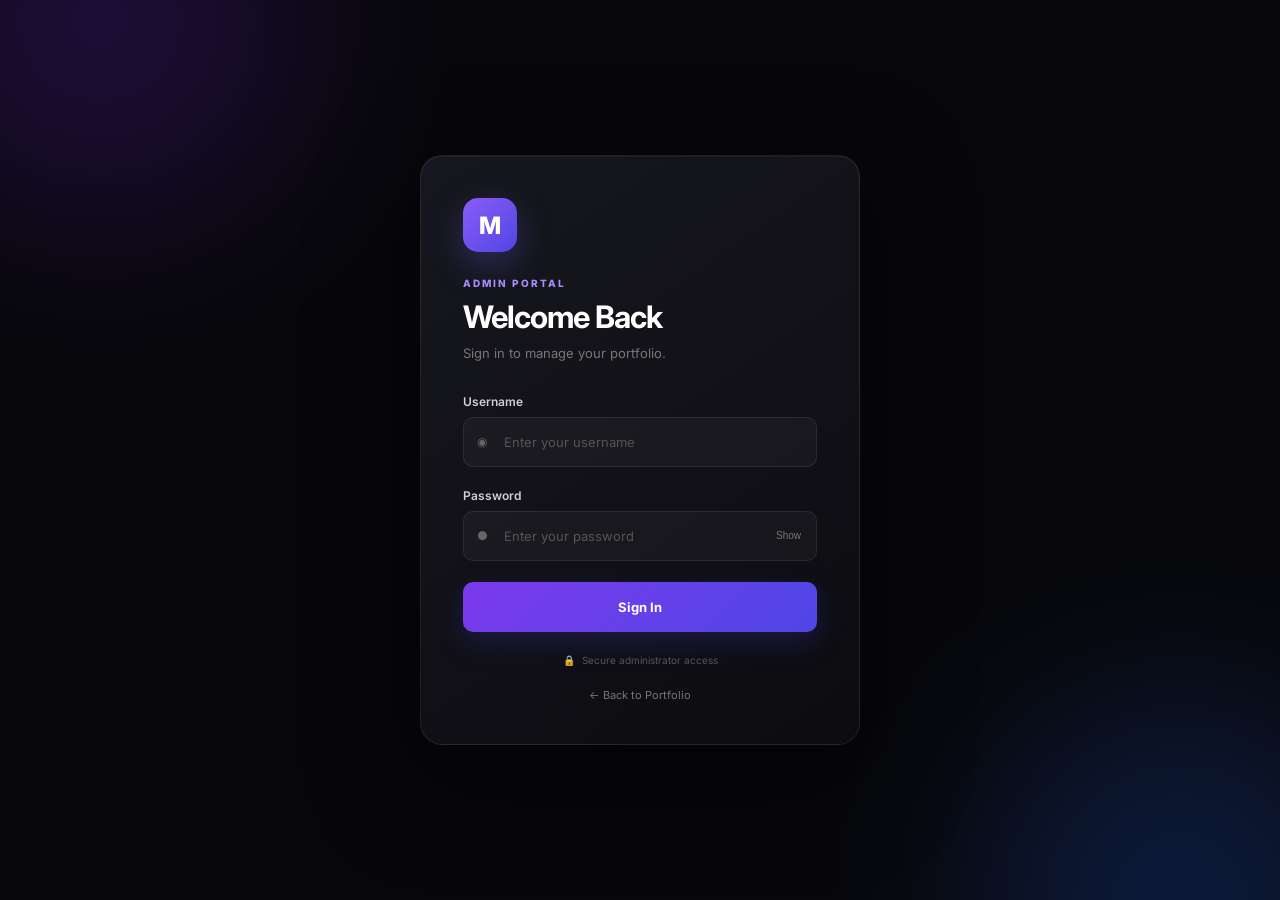
<file: frontend/admin-login.html>
<!DOCTYPE html>
<html lang="en">

<head>
    <meta charset="UTF-8">

    <meta name="viewport"
          content="width=device-width, initial-scale=1.0">

    <title>Admin Login | My Portfolio</title>

    <link rel="stylesheet"
          href="css/admin-login.css">

    <link rel="preconnect"
          href="https://fonts.googleapis.com">

    <link rel="preconnect"
          href="https://fonts.gstatic.com"
          crossorigin>

    <link href="https://fonts.googleapis.com/css2?family=Inter:wght@400;500;600;700;800&display=swap"
          rel="stylesheet">
</head>

<body>

    <main class="login-page">

        <!-- Background Decoration -->

        <div class="glow glow-one"></div>
        <div class="glow glow-two"></div>


        <!-- Login Card -->

        <section class="login-card">

            <div class="brand-logo">
                M
            </div>


            <div class="login-header">

                <p class="eyebrow">
                    ADMIN PORTAL
                </p>

                <h1>
                    Welcome Back
                </h1>

                <p>
                    Sign in to manage your portfolio.
                </p>

            </div>


            <!-- Login Form -->

            <form id="adminLoginForm">

                <!-- Username -->

                <div class="form-group">

                    <label for="username">
                        Username
                    </label>

                    <div class="input-wrapper">

                        <span class="input-icon">
                            ◉
                        </span>

                        <input
                            type="text"
                            id="username"
                            name="username"
                            placeholder="Enter your username"
                            autocomplete="username"
                            required
                        >

                    </div>

                </div>


                <!-- Password -->

                <div class="form-group">

                    <div class="label-row">

                        <label for="password">
                            Password
                        </label>

                    </div>


                    <div class="input-wrapper">

                        <span class="input-icon">
                            ●
                        </span>

                        <input
                            type="password"
                            id="password"
                            name="password"
                            placeholder="Enter your password"
                            autocomplete="current-password"
                            required
                        >

                        <button
                            type="button"
                            class="password-toggle"
                            id="passwordToggle"
                            aria-label="Show password"
                        >
                            Show
                        </button>

                    </div>

                </div>


                <!-- Error Message -->

                <div
                    class="login-message"
                    id="loginMessage"
                ></div>


                <!-- Login Button -->

                <button
                    type="submit"
                    class="login-btn"
                    id="loginBtn"
                >

                    <span id="loginBtnText">
                        Sign In
                    </span>

                    <span
                        class="button-spinner"
                        id="buttonSpinner"
                    ></span>

                </button>

            </form>


            <div class="security-note">

                <span>🔒</span>

                <span>
                    Secure administrator access
                </span>

            </div>


            <a
                href="index.html"
                class="back-link"
            >
                ← Back to Portfolio
            </a>

        </section>

    </main>


    <script src="js/admin-login.js"></script>

</body>

</html>
</file>
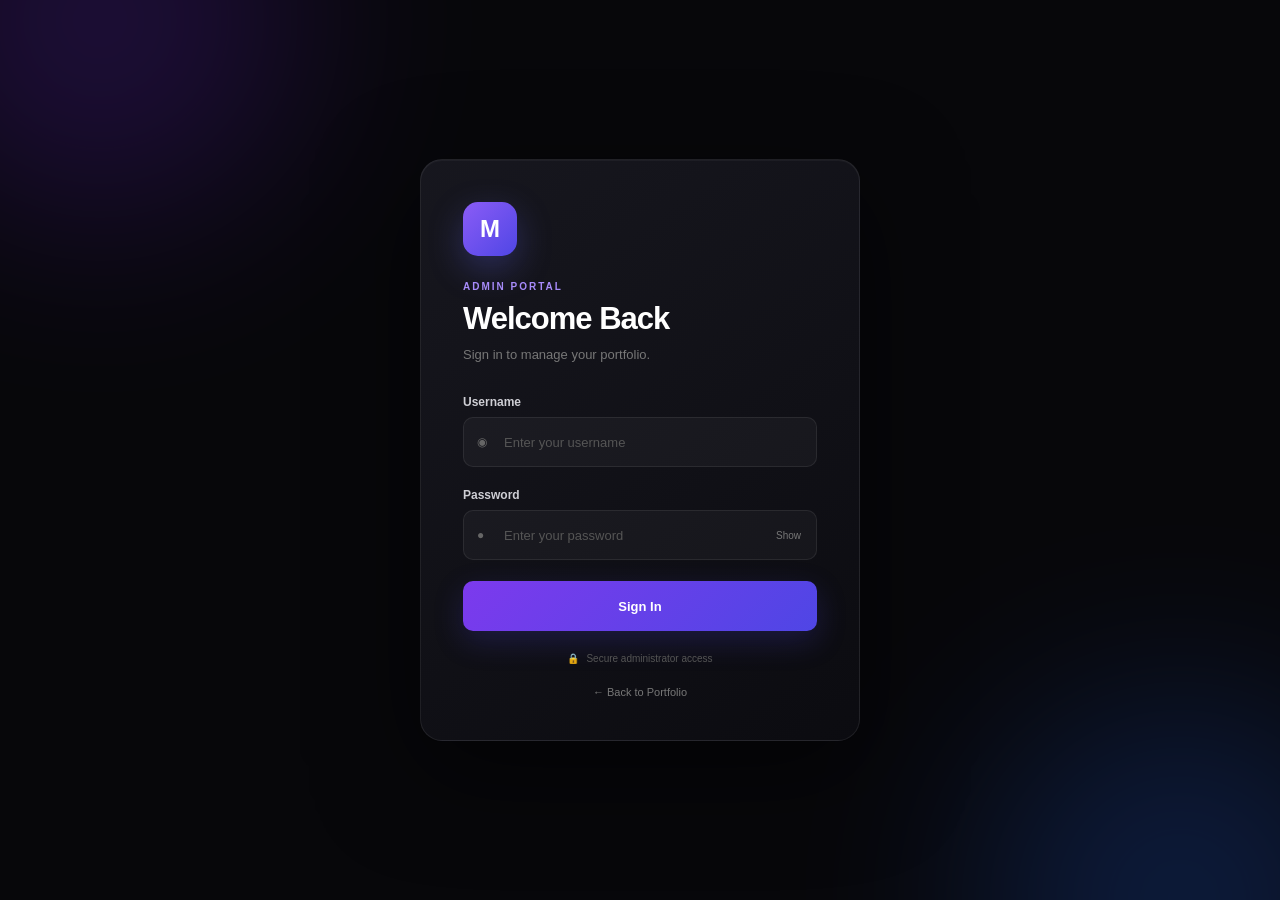
<file: frontend/admin.html>
<!DOCTYPE html>
<html lang="en">

<head>

    <meta charset="UTF-8">

    <meta
        name="viewport"
        content="width=device-width, initial-scale=1.0"
    >

    <title>Admin Dashboard | My Portfolio</title>


    <!-- Admin CSS -->

    <link
        rel="stylesheet"
        href="css/admin.css"
    >


    <!-- Google Font -->

    <link
        rel="preconnect"
        href="https://fonts.googleapis.com"
    >

    <link
        rel="preconnect"
        href="https://fonts.gstatic.com"
        crossorigin
    >

    <link
        href="https://fonts.googleapis.com/css2?family=Inter:wght@400;500;600;700;800&display=swap"
        rel="stylesheet"
    >

</head>


<body>


    <!-- ==========================================
         SIDEBAR
    =========================================== -->

    <aside class="sidebar">


        <!-- BRAND -->

        <div class="brand">

            <div class="brand-logo">
                M
            </div>


            <div>

                <h2>
                    My Portfolio
                </h2>

                <span>
                    Admin Panel
                </span>

            </div>

        </div>


        <!-- NAVIGATION -->

        <nav class="sidebar-nav">


            <a
                href="#dashboard"
                class="nav-item active"
            >

                <span class="nav-icon">
                    ▦
                </span>

                <span>
                    Dashboard
                </span>

            </a>


            <a
                href="#messages"
                class="nav-item"
            >

                <span class="nav-icon">
                    ✉
                </span>

                <span>
                    Messages
                </span>

            </a>


        </nav>


        <!-- SIDEBAR BOTTOM -->

        <div class="sidebar-bottom">


            <div class="admin-profile">


                <div class="admin-avatar">

                    <span id="adminAvatar">
                        A
                    </span>

                </div>


                <div>

                    <strong id="adminUsername">
                        Administrator
                    </strong>

                    <small>
                        Admin
                    </small>

                </div>


            </div>


            <button
                class="logout-btn"
                id="logoutBtn"
                type="button"
            >

                Logout

            </button>


        </div>


    </aside>



    <!-- ==========================================
         MAIN CONTENT
    =========================================== -->

    <main class="main-content">


        <!-- TOPBAR -->

        <header class="topbar">


            <div>


                <p class="eyebrow">
                    ADMINISTRATION
                </p>


                <h1>
                    Dashboard
                </h1>


                <p class="subtitle">
                    Manage and monitor portfolio
                    contact messages.
                </p>


            </div>


            <div class="topbar-actions">


                <!-- API STATUS -->

                <div class="status-indicator">

                    <span class="status-dot"></span>

                    <span>
                        API Online
                    </span>

                </div>


                <!-- REFRESH -->

                <button
                    class="refresh-btn"
                    id="refreshBtn"
                    type="button"
                >

                    ↻ Refresh

                </button>


            </div>


        </header>



        <!-- ==========================================
             STATISTICS
        =========================================== -->

        <section
            class="stats-grid"
            id="dashboard"
        >


            <!-- TOTAL -->

            <div class="stat-card">


                <div class="stat-icon">
                    ✉
                </div>


                <div>

                    <p>
                        Total Messages
                    </p>


                    <h2 id="totalMessages">
                        0
                    </h2>

                </div>


            </div>



            <!-- UNREAD -->

            <div class="stat-card unread-card">


                <div class="stat-icon">
                    ●
                </div>


                <div>

                    <p>
                        Unread
                    </p>


                    <h2 id="unreadMessages">
                        0
                    </h2>

                </div>


            </div>



            <!-- READ -->

            <div class="stat-card">


                <div class="stat-icon">
                    ✓
                </div>


                <div>

                    <p>
                        Read
                    </p>


                    <h2 id="readMessages">
                        0
                    </h2>

                </div>


            </div>



            <!-- REPLIED -->

            <div class="stat-card">


                <div class="stat-icon">
                    ↗
                </div>


                <div>

                    <p>
                        Replied
                    </p>


                    <h2 id="repliedMessages">
                        0
                    </h2>

                </div>


            </div>


        </section>



        <!-- ==========================================
             MESSAGES SECTION
        =========================================== -->

        <section
            class="messages-section"
            id="messages"
        >


            <!-- SECTION HEADER -->

            <div class="section-header">


                <div>

                    <p class="eyebrow">
                        INBOX
                    </p>


                    <h2>
                        Contact Messages
                    </h2>

                </div>


                <span
                    class="message-count"
                    id="messageCount"
                >

                    0 messages

                </span>


            </div>



            <!-- ======================================
                 LOADING
            ======================================= -->

            <div
                class="loading"
                id="loading"
            >


                <div class="spinner"></div>


                <p>
                    Loading messages...
                </p>


            </div>



            <!-- ======================================
                 ERROR
            ======================================= -->

            <div
                class="error-box"
                id="errorBox"
            >

                Unable to load messages.

            </div>



            <!-- ======================================
                 EMPTY STATE
            ======================================= -->

            <div
                class="empty-state"
                id="emptyState"
            >


                <div class="empty-icon">
                    ✉
                </div>


                <h3>
                    No Messages Yet
                </h3>


                <p>
                    Contact form submissions will
                    appear here.
                </p>


            </div>



            <!-- ======================================
                 MESSAGE TABLE
            ======================================= -->

            <div
                class="table-wrapper"
                id="tableWrapper"
            >


                <table>


                    <thead>


                        <tr>


                            <th>
                                ID
                            </th>


                            <th>
                                CONTACT
                            </th>


                            <th>
                                SUBJECT
                            </th>


                            <th>
                                MESSAGE
                            </th>


                            <th>
                                STATUS
                            </th>


                            <th>
                                DATE
                            </th>


                            <th>
                                ACTIONS
                            </th>


                        </tr>


                    </thead>


                    <tbody
                        id="messagesTableBody"
                    >

                    </tbody>


                </table>


            </div>


        </section>



        <!-- ==========================================
             FOOTER
        =========================================== -->

        <footer class="dashboard-footer">


            <span>
                My Portfolio Admin Dashboard
            </span>


            <span>
                Flask + MySQL
            </span>


        </footer>


    </main>



    <!-- ==========================================
         ADMIN JS
    =========================================== -->

    <script src="js/admin.js?v=20261004"></script>


</body>

</html>
</file>
<file: frontend/css/admin-login.css>
/* ==========================================
   RESET
========================================== */

* {
    margin: 0;
    padding: 0;
    box-sizing: border-box;
}


html,
body {
    width: 100%;
    min-height: 100%;
}


body {

    font-family: "Inter", sans-serif;

    background: #07070a;

    color: #fff;

    overflow-x: hidden;
}


/* ==========================================
   LOGIN PAGE
========================================== */

.login-page {

    min-height: 100vh;

    display: flex;

    align-items: center;

    justify-content: center;

    padding: 30px;

    position: relative;

    overflow: hidden;
}


/* ==========================================
   BACKGROUND GLOW
========================================== */

.glow {

    position: absolute;

    width: 400px;
    height: 400px;

    border-radius: 50%;

    filter: blur(100px);

    pointer-events: none;

    opacity: 0.22;
}


.glow-one {

    background: #6d28d9;

    top: -180px;

    left: -100px;
}


.glow-two {

    background: #2563eb;

    bottom: -200px;

    right: -100px;
}


/* ==========================================
   LOGIN CARD
========================================== */

.login-card {

    width: 100%;

    max-width: 440px;

    padding: 42px;

    position: relative;

    z-index: 2;

    background:
        linear-gradient(
            145deg,
            rgba(24, 24, 32, 0.95),
            rgba(12, 12, 17, 0.96)
        );

    border: 1px solid rgba(255, 255, 255, 0.08);

    border-radius: 22px;

    box-shadow:
        0 30px 100px rgba(0, 0, 0, 0.55),
        inset 0 1px 0 rgba(255, 255, 255, 0.04);

    backdrop-filter: blur(20px);
}


/* ==========================================
   BRAND
========================================== */

.brand-logo {

    width: 54px;
    height: 54px;

    display: flex;

    align-items: center;
    justify-content: center;

    margin-bottom: 25px;

    border-radius: 15px;

    background:
        linear-gradient(
            135deg,
            #8b5cf6,
            #4f46e5
        );

    box-shadow:
        0 12px 35px rgba(99, 102, 241, 0.3);

    font-size: 24px;

    font-weight: 800;
}


/* ==========================================
   HEADER
========================================== */

.login-header {

    margin-bottom: 30px;
}


.eyebrow {

    color: #a78bfa;

    font-size: 10px;

    font-weight: 800;

    letter-spacing: 2px;

    margin-bottom: 9px;
}


.login-header h1 {

    font-size: 31px;

    letter-spacing: -1px;

    margin-bottom: 8px;
}


.login-header p:last-child {

    color: #777;

    font-size: 13px;

    line-height: 1.6;
}


/* ==========================================
   FORM
========================================== */

.form-group {

    margin-bottom: 21px;
}


.form-group label {

    display: block;

    margin-bottom: 8px;

    color: #cfcfd5;

    font-size: 12px;

    font-weight: 600;
}


.input-wrapper {

    position: relative;

    display: flex;

    align-items: center;
}


.input-icon {

    position: absolute;

    left: 14px;

    color: #666;

    font-size: 12px;

    pointer-events: none;
}


.input-wrapper input {

    width: 100%;

    height: 50px;

    padding: 0 15px 0 40px;

    border-radius: 10px;

    border: 1px solid rgba(255, 255, 255, 0.08);

    outline: none;

    background: rgba(255, 255, 255, 0.035);

    color: #fff;

    font-family: inherit;

    font-size: 13px;

    transition: 0.25s;
}


.input-wrapper input::placeholder {

    color: #555;
}


.input-wrapper input:focus {

    border-color: rgba(139, 92, 246, 0.65);

    background: rgba(139, 92, 246, 0.045);

    box-shadow:
        0 0 0 3px rgba(139, 92, 246, 0.08);
}


/* ==========================================
   PASSWORD TOGGLE
========================================== */

.password-toggle {

    position: absolute;

    right: 10px;

    border: none;

    background: transparent;

    color: #777;

    font-size: 10px;

    cursor: pointer;

    padding: 6px;
}


.password-toggle:hover {

    color: #fff;
}


/* ==========================================
   LOGIN MESSAGE
========================================== */

.login-message {

    display: none;

    margin-bottom: 15px;

    padding: 11px 13px;

    border-radius: 9px;

    font-size: 11px;

    line-height: 1.5;
}


.login-message.error {

    display: block;

    color: #fca5a5;

    background: rgba(239, 68, 68, 0.08);

    border: 1px solid rgba(239, 68, 68, 0.15);
}


.login-message.success {

    display: block;

    color: #86efac;

    background: rgba(34, 197, 94, 0.08);

    border: 1px solid rgba(34, 197, 94, 0.15);
}


/* ==========================================
   LOGIN BUTTON
========================================== */

.login-btn {

    width: 100%;

    height: 50px;

    border: none;

    border-radius: 10px;

    background:
        linear-gradient(
            135deg,
            #7c3aed,
            #4f46e5
        );

    color: #fff;

    font-family: inherit;

    font-size: 13px;

    font-weight: 700;

    cursor: pointer;

    transition:
        transform 0.2s,
        box-shadow 0.2s,
        opacity 0.2s;

    box-shadow:
        0 10px 30px rgba(79, 70, 229, 0.22);
}


.login-btn:hover {

    transform: translateY(-1px);

    box-shadow:
        0 14px 35px rgba(79, 70, 229, 0.32);
}


.login-btn:disabled {

    opacity: 0.65;

    cursor: not-allowed;

    transform: none;
}


/* ==========================================
   BUTTON SPINNER
========================================== */

.button-spinner {

    display: none;

    width: 16px;
    height: 16px;

    margin: auto;

    border: 2px solid rgba(255, 255, 255, 0.3);

    border-top-color: #fff;

    border-radius: 50%;

    animation: spin 0.7s linear infinite;
}


.login-btn.loading #loginBtnText {

    display: none;
}


.login-btn.loading .button-spinner {

    display: block;
}


@keyframes spin {

    to {
        transform: rotate(360deg);
    }
}


/* ==========================================
   SECURITY NOTE
========================================== */

.security-note {

    display: flex;

    align-items: center;

    justify-content: center;

    gap: 7px;

    margin-top: 22px;

    color: #555;

    font-size: 10px;
}


/* ==========================================
   BACK LINK
========================================== */

.back-link {

    display: block;

    margin-top: 22px;

    text-align: center;

    color: #777;

    font-size: 11px;

    text-decoration: none;

    transition: 0.2s;
}


.back-link:hover {

    color: #a78bfa;
}


/* ==========================================
   MOBILE
========================================== */

@media (max-width: 520px) {

    .login-page {

        padding: 18px;
    }


    .login-card {

        padding: 30px 23px;

        border-radius: 18px;
    }


    .login-header h1 {

        font-size: 27px;
    }

}
</file>
<file: frontend/css/admin.css>
/* =========================================================
   MY PORTFOLIO - ADMIN DASHBOARD
   PREMIUM DARK ADMIN UI
========================================================= */

:root {
    --bg-main: #08080d;
    --bg-sidebar: #0b0b11;
    --bg-card: #101017;
    --bg-card-hover: #15151f;

    --border: rgba(255, 255, 255, 0.08);
    --border-light: rgba(255, 255, 255, 0.13);

    --text-main: #f5f5f7;
    --text-secondary: #a4a4b0;
    --text-muted: #6f6f7d;

    --primary: #7c3aed;
    --primary-light: #a78bfa;
    --primary-soft: rgba(124, 58, 237, 0.14);

    --success: #22c55e;
    --warning: #f59e0b;
    --danger: #ef4444;

    --sidebar-width: 262px;
    --radius: 16px;
}

/* =========================================================
   RESET
========================================================= */

* {
    margin: 0;
    padding: 0;
    box-sizing: border-box;
}

html {
    scroll-behavior: smooth;
}

body {
    min-height: 100vh;
    font-family: "Inter", sans-serif;
    background:
        radial-gradient(
            circle at 75% 0%,
            rgba(124, 58, 237, 0.08),
            transparent 30%
        ),
        var(--bg-main);
    color: var(--text-main);
}

button,
input,
textarea,
select {
    font-family: inherit;
}

button {
    cursor: pointer;
}

a {
    color: inherit;
    text-decoration: none;
}

/* =========================================================
   SIDEBAR
========================================================= */

.sidebar {
    position: fixed;
    inset: 0 auto 0 0;

    width: var(--sidebar-width);

    display: flex;
    flex-direction: column;

    padding: 28px 18px;

    background:
        linear-gradient(
            180deg,
            #0c0c13 0%,
            #09090e 100%
        );

    border-right: 1px solid var(--border);

    z-index: 100;
}

/* Brand */

.brand {
    display: flex;
    align-items: center;

    gap: 12px;

    padding: 0 10px;
    margin-bottom: 38px;
}

.brand-logo {
    width: 42px;
    height: 42px;

    display: flex;
    align-items: center;
    justify-content: center;

    border-radius: 12px;

    background:
        linear-gradient(
            135deg,
            #7c3aed,
            #5b21b6
        );

    color: white;

    font-size: 20px;
    font-weight: 800;

    box-shadow:
        0 8px 25px rgba(124, 58, 237, 0.25);
}

.brand h2 {
    font-size: 15px;
    font-weight: 800;
}

.brand span {
    display: block;

    margin-top: 4px;

    color: var(--text-muted);

    font-size: 11px;
}

/* Sidebar Navigation */

.sidebar-nav {
    display: flex;
    flex-direction: column;

    gap: 8px;
}

.nav-item {
    min-height: 48px;

    display: flex;
    align-items: center;

    gap: 13px;

    padding: 0 16px;

    border: 1px solid transparent;
    border-radius: 11px;

    color: var(--text-secondary);

    font-size: 14px;
    font-weight: 600;

    transition:
        background 0.2s ease,
        color 0.2s ease,
        border-color 0.2s ease;
}

.nav-item:hover {
    color: white;
    background: rgba(255, 255, 255, 0.04);
}

.nav-item.active {
    color: white;

    background:
        linear-gradient(
            135deg,
            rgba(124, 58, 237, 0.22),
            rgba(124, 58, 237, 0.10)
        );

    border-color: rgba(124, 58, 237, 0.35);
}

.nav-icon {
    width: 20px;

    display: inline-flex;
    justify-content: center;

    font-size: 16px;
}

/* Sidebar Bottom */

.sidebar-bottom {
    margin-top: auto;
}

.admin-profile {
    display: flex;
    align-items: center;

    gap: 11px;

    padding: 18px 10px;

    margin-bottom: 14px;

    border-top: 1px solid var(--border);
}

.admin-avatar {
    width: 38px;
    height: 38px;

    display: flex;
    align-items: center;
    justify-content: center;

    border-radius: 50%;

    background: #1b1b24;

    border: 1px solid var(--border-light);

    color: white;

    font-size: 13px;
    font-weight: 700;
}

.admin-profile strong {
    display: block;

    color: white;

    font-size: 13px;
}

.admin-profile small {
    display: block;

    margin-top: 3px;

    color: var(--text-muted);

    font-size: 11px;
}

.logout-btn {
    width: 100%;
    height: 42px;

    border: 1px solid var(--border);
    border-radius: 10px;

    background: rgba(255, 255, 255, 0.025);

    color: var(--text-secondary);

    font-size: 13px;
    font-weight: 600;

    transition: all 0.2s ease;
}

.logout-btn:hover {
    color: white;

    background: rgba(239, 68, 68, 0.08);

    border-color: rgba(239, 68, 68, 0.3);
}

/* =========================================================
   MAIN CONTENT
========================================================= */

.main-content {
    min-height: 100vh;

    margin-left: var(--sidebar-width);

    padding: 42px 42px 24px;
}

/* =========================================================
   TOPBAR
========================================================= */

.topbar {
    display: flex;
    align-items: flex-end;
    justify-content: space-between;

    gap: 30px;

    margin-bottom: 34px;
}

.eyebrow {
    color: #965cff;

    font-size: 11px;
    font-weight: 800;

    letter-spacing: 0.16em;
}

.topbar h1 {
    margin-top: 7px;

    font-size: 32px;
    line-height: 1.1;

    letter-spacing: -0.04em;
}

.subtitle {
    margin-top: 9px;

    color: var(--text-secondary);

    font-size: 13px;
}

.topbar-actions {
    display: flex;
    align-items: center;

    gap: 12px;
}

/* API Status */

.status-indicator {
    height: 40px;

    display: flex;
    align-items: center;

    gap: 8px;

    padding: 0 14px;

    border: 1px solid rgba(34, 197, 94, 0.15);
    border-radius: 10px;

    background: rgba(34, 197, 94, 0.06);

    color: #a7f3d0;

    font-size: 12px;
    font-weight: 600;
}

.status-dot {
    width: 7px;
    height: 7px;

    border-radius: 50%;

    background: var(--success);

    box-shadow:
        0 0 0 4px rgba(34, 197, 94, 0.10),
        0 0 12px rgba(34, 197, 94, 0.65);
}

/* Refresh */

.refresh-btn {
    height: 40px;

    padding: 0 15px;

    border: 1px solid var(--border);
    border-radius: 10px;

    background: rgba(255, 255, 255, 0.035);

    color: var(--text-secondary);

    font-size: 12px;
    font-weight: 600;
}

.refresh-btn:hover {
    color: white;

    border-color: rgba(124, 58, 237, 0.4);

    background: var(--primary-soft);
}

/* =========================================================
   STAT CARDS
========================================================= */

.stats-grid {
    display: grid;

    grid-template-columns:
        repeat(4, minmax(0, 1fr));

    gap: 16px;

    margin-bottom: 28px;
}

.stat-card {
    min-height: 112px;

    display: flex;
    align-items: center;

    gap: 15px;

    padding: 22px;

    border: 1px solid var(--border);
    border-radius: var(--radius);

    background:
        linear-gradient(
            145deg,
            rgba(255, 255, 255, 0.035),
            rgba(255, 255, 255, 0.012)
        );

    transition:
        transform 0.2s ease,
        border-color 0.2s ease;
}

.stat-card:hover {
    transform: translateY(-2px);

    border-color: rgba(124, 58, 237, 0.3);
}

.stat-icon {
    width: 45px;
    height: 45px;

    flex-shrink: 0;

    display: flex;
    align-items: center;
    justify-content: center;

    border-radius: 13px;

    background: var(--primary-soft);

    color: var(--primary-light);

    font-size: 18px;
    font-weight: 700;
}

.stat-card p {
    color: var(--text-muted);

    font-size: 11px;
    font-weight: 600;

    text-transform: uppercase;
    letter-spacing: 0.05em;
}

.stat-card h2 {
    margin-top: 5px;

    color: white;

    font-size: 27px;
}

.unread-card .stat-icon {
    background: rgba(245, 158, 11, 0.12);

    color: #f59e0b;
}

/* =========================================================
   MESSAGES SECTION
========================================================= */

.messages-section {
    overflow: hidden;

    border: 1px solid var(--border);
    border-radius: var(--radius);

    background:
        linear-gradient(
            145deg,
            rgba(255, 255, 255, 0.025),
            rgba(255, 255, 255, 0.008)
        );

    box-shadow:
        0 20px 60px rgba(0, 0, 0, 0.35);
}

.section-header {
    min-height: 92px;

    display: flex;
    align-items: center;
    justify-content: space-between;

    padding: 20px 25px;

    border-bottom: 1px solid var(--border);
}

.section-header h2 {
    margin-top: 6px;

    font-size: 20px;
}

.message-count {
    padding: 8px 12px;

    border-radius: 8px;

    background: rgba(255, 255, 255, 0.045);

    color: var(--text-secondary);

    font-size: 11px;
    font-weight: 600;
}

/* =========================================================
   TABLE
========================================================= */

.table-wrapper {
    width: 100%;

    overflow-x: auto;
}

table {
    width: 100%;

    min-width: 900px;

    border-collapse: collapse;
}

thead {
    background: rgba(255, 255, 255, 0.018);
}

th {
    padding: 14px 18px;

    color: var(--text-muted);

    font-size: 10px;
    font-weight: 800;

    text-align: left;

    letter-spacing: 0.09em;

    border-bottom: 1px solid var(--border);
}

td {
    padding: 17px 18px;

    color: #c6c6cf;

    font-size: 12px;

    border-bottom: 1px solid rgba(255, 255, 255, 0.055);

    vertical-align: middle;
}

tbody tr {
    transition: background 0.2s ease;
}

tbody tr:hover {
    background: rgba(124, 58, 237, 0.045);
}

tbody tr:last-child td {
    border-bottom: none;
}

.contact-name {
    color: white;

    font-weight: 700;
}

.contact-email {
    color: #9b5cff;

    font-size: 11px;
}

.contact-email:hover {
    text-decoration: underline;
}

.message-preview {
    max-width: 250px;

    overflow: hidden;

    color: var(--text-secondary);

    text-overflow: ellipsis;

    white-space: nowrap;
}

/* =========================================================
   STATUS
========================================================= */

.status-badge {
    display: inline-flex;
    align-items: center;
    justify-content: center;

    min-width: 65px;

    padding: 5px 9px;

    border-radius: 999px;

    font-size: 9px;
    font-weight: 800;

    text-transform: uppercase;
}

.status-unread {
    color: #fbbf24;

    background: rgba(245, 158, 11, 0.13);
}

.status-read {
    color: #60a5fa;

    background: rgba(59, 130, 246, 0.12);
}

.status-replied {
    color: #4ade80;

    background: rgba(34, 197, 94, 0.12);
}

/* =========================================================
   ACTION BUTTON
========================================================= */

.actions {
    display: flex;
    align-items: center;

    gap: 7px;
}

.action-btn {
    height: 31px;

    padding: 0 10px;

    border: 1px solid var(--border);
    border-radius: 7px;

    background: rgba(255, 255, 255, 0.035);

    color: var(--text-secondary);

    font-size: 10px;
    font-weight: 700;

    transition: all 0.18s ease;
}

.action-btn:hover {
    color: white;

    border-color: rgba(124, 58, 237, 0.4);

    background: var(--primary-soft);

    transform: translateY(-1px);
}

.view-btn {
    color: #c4b5fd;

    border-color: rgba(124, 58, 237, 0.25);
}

/* =========================================================
   LOADING
========================================================= */

.loading {
    min-height: 220px;

    display: flex;
    flex-direction: column;

    align-items: center;
    justify-content: center;

    gap: 13px;

    color: var(--text-muted);

    font-size: 12px;
}

.spinner {
    width: 34px;
    height: 34px;

    border: 3px solid rgba(255, 255, 255, 0.08);

    border-top-color: var(--primary-light);

    border-radius: 50%;

    animation: spin 0.8s linear infinite;
}

@keyframes spin {
    to {
        transform: rotate(360deg);
    }
}

/* =========================================================
   ERROR
========================================================= */

.error-box {
    display: none;

    margin: 20px;

    padding: 14px 16px;

    border: 1px solid rgba(239, 68, 68, 0.2);
    border-radius: 10px;

    background: rgba(239, 68, 68, 0.12);

    color: #fca5a5;

    font-size: 12px;
}

/* =========================================================
   EMPTY
========================================================= */

.empty-state {
    display: none;

    padding: 70px 20px;

    text-align: center;
}

.empty-icon {
    width: 54px;
    height: 54px;

    margin: 0 auto 16px;

    display: flex;
    align-items: center;
    justify-content: center;

    border-radius: 16px;

    background: var(--primary-soft);

    color: var(--primary-light);

    font-size: 22px;
}

.empty-state h3 {
    font-size: 17px;
}

.empty-state p {
    margin-top: 7px;

    color: var(--text-muted);

    font-size: 12px;
}

/* =========================================================
   ⭐ MESSAGE MODAL
========================================================= */

.message-modal {
    position: fixed !important;

    top: 0 !important;
    right: 0 !important;
    bottom: 0 !important;
    left: 0 !important;

    width: 100vw !important;
    height: 100vh !important;

    display: flex !important;

    align-items: center !important;
    justify-content: center !important;

    padding: 25px !important;

    background: rgba(0, 0, 0, 0.78) !important;

    backdrop-filter: blur(12px);
    -webkit-backdrop-filter: blur(12px);

    z-index: 99999 !important;
}

.message-modal-content {
    position: relative !important;

    width: min(720px, 100%) !important;

    max-height: 90vh !important;

    overflow-y: auto !important;

    border: 1px solid rgba(255, 255, 255, 0.12) !important;

    border-radius: 20px !important;

    background:
        radial-gradient(
            circle at 100% 0%,
            rgba(124, 58, 237, 0.16),
            transparent 32%
        ),
        linear-gradient(
            145deg,
            #15151f,
            #0d0d14
        ) !important;

    box-shadow:
        0 35px 100px rgba(0, 0, 0, 0.75),
        0 0 50px rgba(124, 58, 237, 0.08) !important;

    animation: modalIn 0.22s ease-out;
}

@keyframes modalIn {
    from {
        opacity: 0;
        transform: translateY(15px) scale(0.97);
    }

    to {
        opacity: 1;
        transform: translateY(0) scale(1);
    }
}

/* =========================================================
   MODAL HEADER
========================================================= */

.message-modal-header {
    display: flex;

    align-items: flex-start;
    justify-content: space-between;

    gap: 20px;

    padding: 24px 26px;

    border-bottom: 1px solid var(--border);
}

.modal-heading {
    min-width: 0;
}

.modal-heading .eyebrow {
    margin-bottom: 7px;
}

.modal-heading h2 {
    overflow: hidden;

    color: white;

    font-size: 21px;
    line-height: 1.25;

    text-overflow: ellipsis;
}

.modal-close {
    width: 36px;
    height: 36px;

    flex-shrink: 0;

    display: flex;
    align-items: center;
    justify-content: center;

    border: 1px solid var(--border);
    border-radius: 9px;

    background: rgba(255, 255, 255, 0.04);

    color: var(--text-secondary);

    font-size: 22px;
}

.modal-close:hover {
    color: white;

    background: rgba(239, 68, 68, 0.10);

    border-color: rgba(239, 68, 68, 0.3);
}

/* =========================================================
   MODAL BODY
========================================================= */

.message-modal-body {
    padding: 25px 26px;
}

.message-meta {
    display: grid;

    grid-template-columns:
        repeat(2, minmax(0, 1fr));

    gap: 12px;

    margin-bottom: 20px;
}

.meta-item {
    padding: 14px;

    border: 1px solid var(--border);
    border-radius: 11px;

    background: rgba(255, 255, 255, 0.025);
}

.meta-label {
    display: block;

    margin-bottom: 6px;

    color: var(--text-muted);

    font-size: 9px;
    font-weight: 800;

    text-transform: uppercase;

    letter-spacing: 0.09em;
}

.meta-value {
    display: block;

    color: #e5e5eb;

    font-size: 12px;

    word-break: break-word;
}

#modalEmail {
    color: #a78bfa;
}

#modalStatus {
    display: inline-flex;

    width: fit-content;

    padding: 4px 8px;

    border-radius: 999px;

    background: rgba(245, 158, 11, 0.13);

    color: #fbbf24;

    font-size: 9px;

    font-weight: 800;

    text-transform: uppercase;
}

/* =========================================================
   MESSAGE CONTENT
========================================================= */

.message-content-box {
    padding: 18px;

    border: 1px solid var(--border);
    border-radius: 13px;

    background: rgba(0, 0, 0, 0.18);
}

.message-content-label {
    margin-bottom: 10px;

    color: var(--text-muted);

    font-size: 9px;
    font-weight: 800;

    text-transform: uppercase;

    letter-spacing: 0.09em;
}

#modalMessage {
    min-height: 90px;

    color: #d4d4dc;

    font-size: 13px;

    line-height: 1.75;

    white-space: pre-wrap;

    word-break: break-word;
}

/* =========================================================
   MODAL FOOTER
========================================================= */

.message-modal-footer {
    display: flex;

    align-items: center;
    justify-content: flex-end;

    gap: 9px;

    padding: 18px 26px;

    border-top: 1px solid var(--border);

    background: rgba(0, 0, 0, 0.14);
}

.modal-btn {
    min-height: 38px;

    padding: 0 14px;

    border: 1px solid var(--border);
    border-radius: 9px;

    background: rgba(255, 255, 255, 0.04);

    color: var(--text-secondary);

    font-size: 11px;

    font-weight: 700;
}

.modal-btn:hover {
    color: white;

    background: rgba(255, 255, 255, 0.08);
}

#modalReadBtn {
    border-color: rgba(59, 130, 246, 0.25);

    color: #60a5fa;
}

#modalReadBtn:hover {
    background: rgba(59, 130, 246, 0.10);

    border-color: rgba(59, 130, 246, 0.45);
}

#modalRepliedBtn {
    border-color: rgba(34, 197, 94, 0.25);

    color: #4ade80;
}

#modalRepliedBtn:hover {
    background: rgba(34, 197, 94, 0.10);

    border-color: rgba(34, 197, 94, 0.45);
}

#modalDeleteBtn {
    border-color: rgba(239, 68, 68, 0.25);

    color: #f87171;
}

#modalDeleteBtn:hover {
    background: rgba(239, 68, 68, 0.10);

    border-color: rgba(239, 68, 68, 0.45);
}

/* =========================================================
   FOOTER
========================================================= */

.dashboard-footer {
    display: flex;

    align-items: center;
    justify-content: space-between;

    padding: 22px 4px 4px;

    color: var(--text-muted);

    font-size: 10px;
}

/* =========================================================
   SCROLLBAR
========================================================= */

::-webkit-scrollbar {
    width: 7px;
    height: 7px;
}

::-webkit-scrollbar-track {
    background: #09090e;
}

::-webkit-scrollbar-thumb {
    background: #292932;

    border-radius: 20px;
}

::-webkit-scrollbar-thumb:hover {
    background: #3b3b47;
}

/* =========================================================
   TABLET
========================================================= */

@media (max-width: 1100px) {

    :root {
        --sidebar-width: 220px;
    }

    .main-content {
        padding: 32px 25px 22px;
    }

    .stats-grid {
        grid-template-columns:
            repeat(2, minmax(0, 1fr));
    }

    .topbar h1 {
        font-size: 28px;
    }
}

/* =========================================================
   MOBILE
========================================================= */

@media (max-width: 760px) {

    .sidebar {
        position: relative;

        width: 100%;
        height: auto;

        padding: 18px;

        border-right: none;
        border-bottom: 1px solid var(--border);
    }

    .brand {
        margin-bottom: 18px;
    }

    .sidebar-nav {
        flex-direction: row;
    }

    .nav-item {
        flex: 1;

        justify-content: center;
    }

    .sidebar-bottom {
        margin-top: 18px;
    }

    .admin-profile {
        display: none;
    }

    .main-content {
        margin-left: 0;

        padding: 25px 15px 20px;
    }

    .topbar {
        align-items: flex-start;

        flex-direction: column;

        gap: 18px;
    }

    .topbar-actions {
        width: 100%;

        justify-content: space-between;
    }

    .stats-grid {
        grid-template-columns:
            repeat(2, minmax(0, 1fr));

        gap: 10px;
    }

    .stat-card {
        padding: 15px;

        min-height: 95px;
    }

    .stat-icon {
        width: 38px;
        height: 38px;
    }

    .stat-card h2 {
        font-size: 22px;
    }

    .section-header {
        padding: 18px;
    }

    /* Mobile Modal */

    .message-modal {
        padding: 12px !important;
    }

    .message-modal-content {
        width: 100% !important;

        max-height: 94vh !important;

        border-radius: 16px !important;
    }

    .message-modal-header {
        padding: 20px;
    }

    .message-modal-body {
        padding: 20px;
    }

    .message-meta {
        grid-template-columns: 1fr;
    }

    .message-modal-footer {
        padding: 16px 20px;

        flex-wrap: wrap;
    }

    .modal-btn {
        flex: 1;

        min-width: 110px;
    }
}

/* =========================================================
   SMALL MOBILE
========================================================= */

@media (max-width: 480px) {

    .brand h2 {
        font-size: 14px;
    }

    .nav-item {
        padding: 0 8px;

        font-size: 11px;
    }

    .nav-icon {
        display: none;
    }

    .topbar h1 {
        font-size: 25px;
    }

    .stats-grid {
        grid-template-columns: 1fr;
    }

    .topbar-actions {
        flex-direction: column;

        align-items: stretch;
    }

    .status-indicator,
    .refresh-btn {
        width: 100%;

        justify-content: center;
    }

    .message-modal-footer {
        flex-direction: column;
    }

    .modal-btn {
        width: 100%;
    }

    .dashboard-footer {
        flex-direction: column;

        gap: 8px;

        text-align: center;
    }
}
</file>
